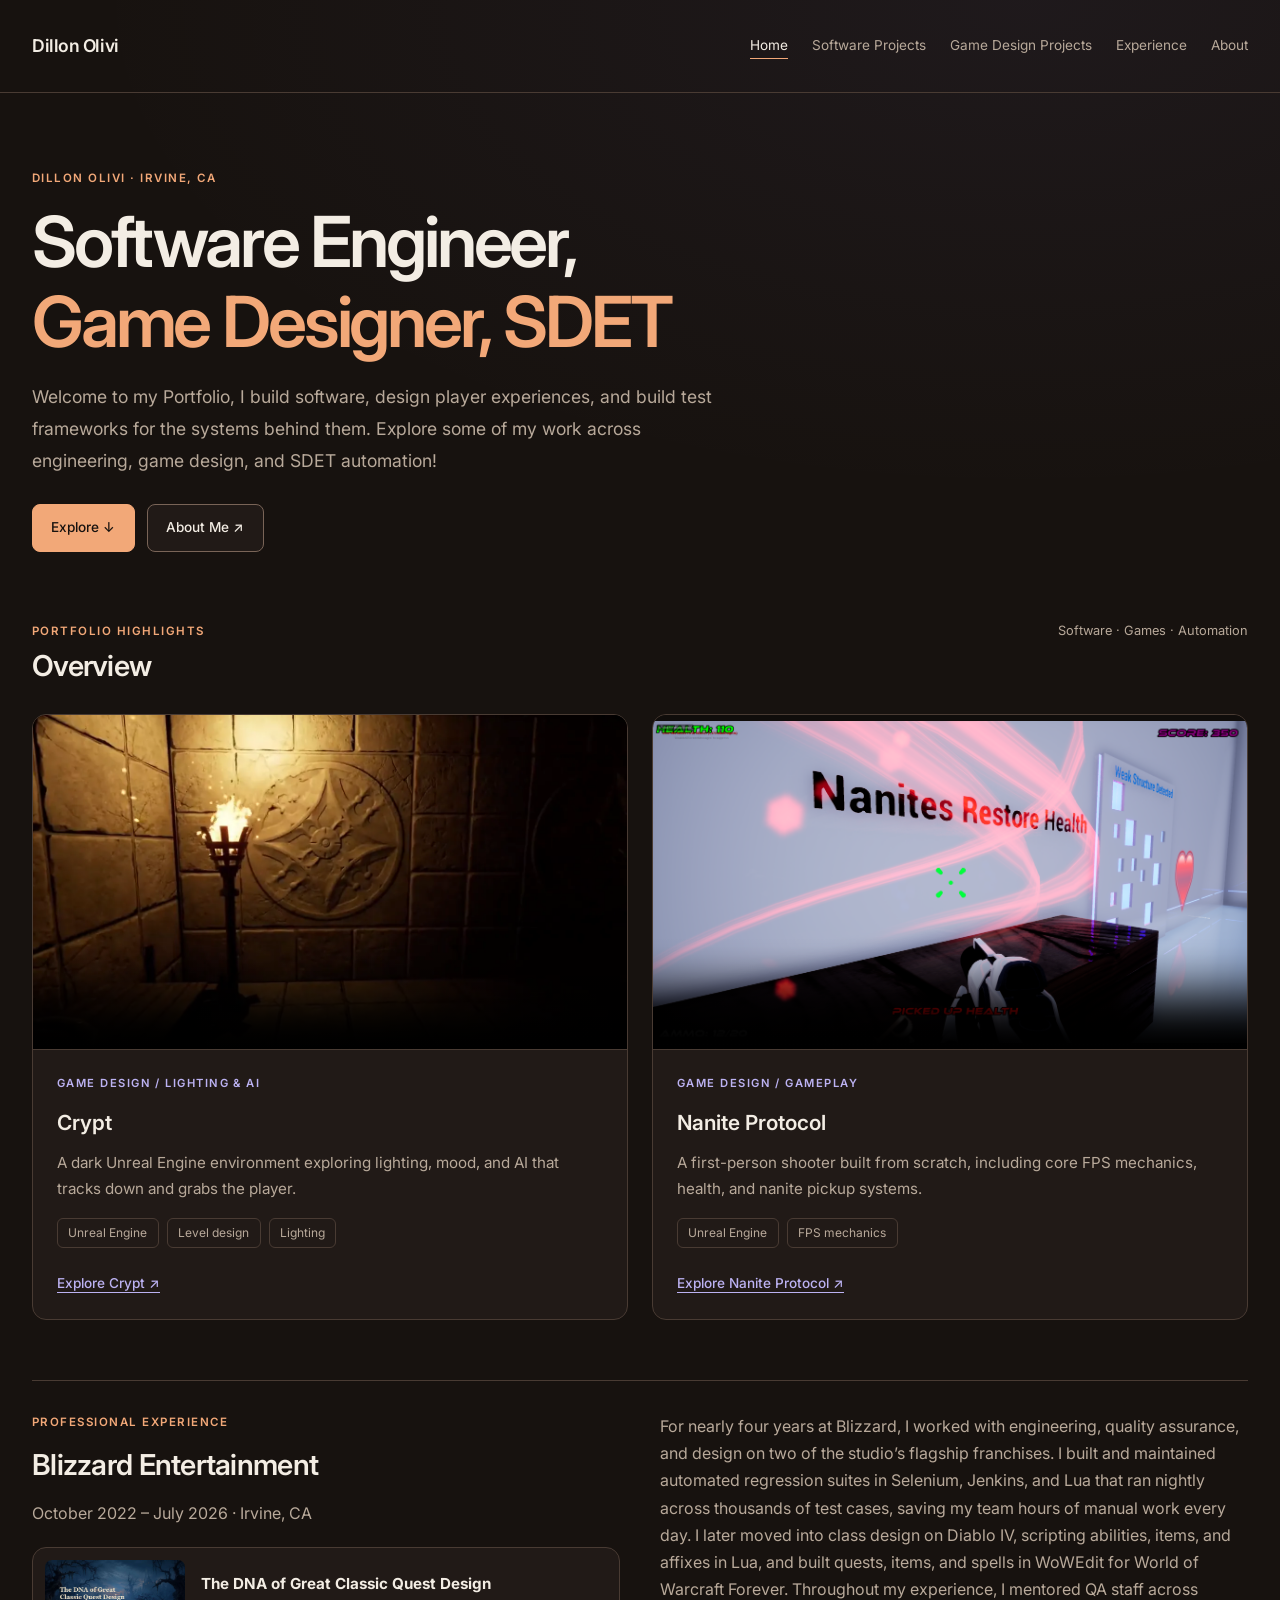
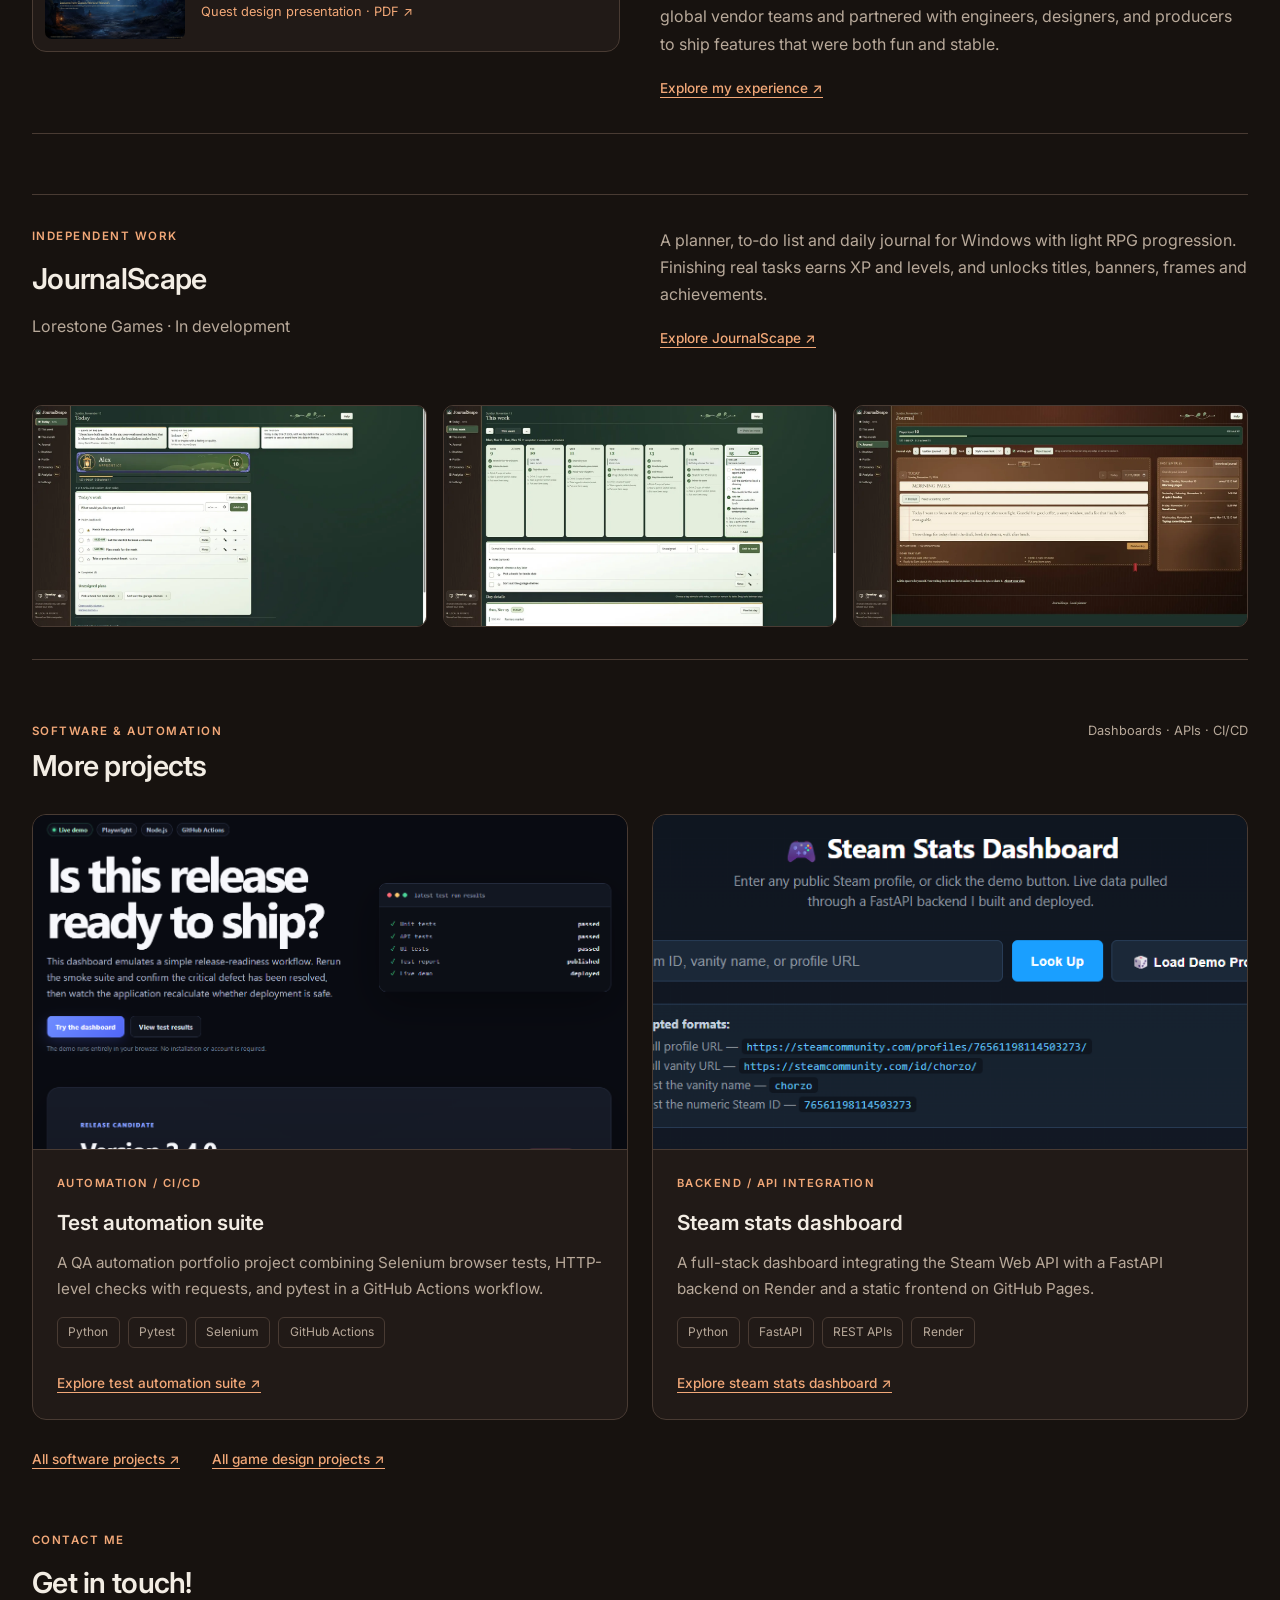
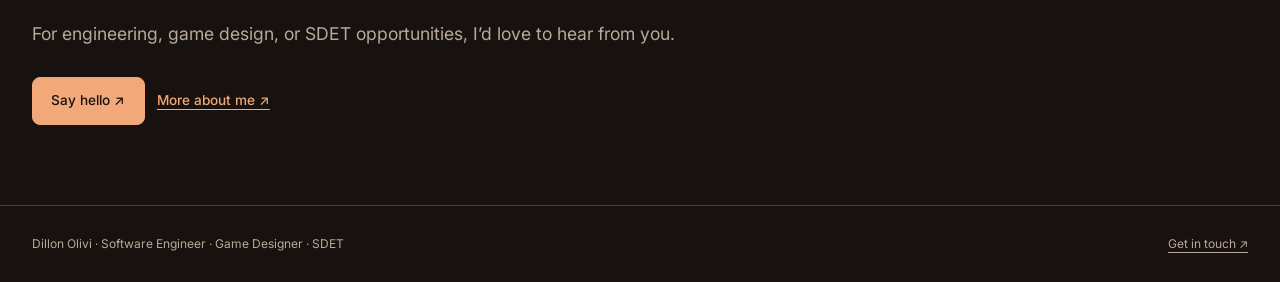
<file: index.html>
<!DOCTYPE html>
<html lang="en">
<head>
<meta charset="UTF-8">
<meta name="viewport" content="width=device-width, initial-scale=1.0">
<meta name="color-scheme" content="dark">
<title>Dillon Olivi | Software Engineer, Game Designer &amp; SDET</title>
<meta name="description" content="Software engineering, game design, and test automation. Explore Dillon Olivi’s engineering projects, Unreal Engine work, and SDET experience.">
<link rel="preconnect" href="https://fonts.googleapis.com">
<link rel="preconnect" href="https://fonts.gstatic.com" crossorigin>
<link href="https://fonts.googleapis.com/css2?family=Inter:wght@400;500;600;700&amp;family=Cormorant+Garamond:wght@500;600;700&amp;display=swap" rel="stylesheet">
<link rel="stylesheet" href="css/styles.css">
<script src="js/navigation.js" defer></script>
</head>
<body class="page-swe page-home">
<a class="skip-link" href="#main">Skip to content</a>
<nav class="site-nav" aria-label="Main navigation">
<a class="brand" href="index.html">Dillon Olivi</a>
<div class="links">
<a href="index.html" aria-current="page">Home</a>
<a href="software-engineering.html">Software Projects</a>
<a href="game-design.html">Game Design Projects</a>
<a href="experience.html">Experience</a>
<a href="about.html">About</a>
</div>
</nav>
<main id="main" class="page-content" tabindex="-1">
<header class="hero home-hero">
<p class="eyebrow">Dillon Olivi · Irvine, CA</p>
<h1>Software Engineer,<br><span>Game Designer, SDET</span></h1>
<p class="lead">Welcome to my Portfolio, I build software, design player experiences, and build test frameworks for the systems behind them. Explore some of my work across engineering, game design, and SDET automation!</p>
<div class="actions"><a class="btn btn-primary" href="#featured-work">Explore ↓</a><a class="btn" href="about.html">About Me ↗</a></div>
</header>
<section class="section" aria-labelledby="featured-work">
<div class="section-heading"><div><p class="eyebrow">Portfolio highlights</p><h2 id="featured-work">Overview</h2></div><p class="muted">Software · Games · Automation</p></div>
<div class="project-grid"><article class="project-card engineering-card design-card">
<div class="project-media"><video preload="none" muted loop playsinline controls aria-label="Crypt preview" poster="assets/projects/crypt-progress-1.webp"><source src="assets/projects/crypt-progress-1.mp4" type="video/mp4"></video></div>
<div class="project-body"><p class="eyebrow">Game Design / Lighting &amp; AI</p><h3>Crypt</h3><p>A dark Unreal Engine environment exploring lighting, mood, and AI that tracks down and grabs the player.</p><div class="skill-tags"><span>Unreal Engine</span><span>Level design</span><span>Lighting</span></div><a class="text-link" href="game-design.html#crypt">Explore Crypt ↗</a></div>
</article>

<article class="project-card engineering-card design-card">
<div class="project-media"><video preload="none" muted loop playsinline controls aria-label="Nanite Protocol preview" poster="assets/projects/nanite-protocol-1.webp"><source src="assets/projects/nanite-protocol-2.mp4" type="video/mp4"></video></div>
<div class="project-body"><p class="eyebrow">Game Design / Gameplay</p><h3>Nanite Protocol</h3><p>A first-person shooter built from scratch, including core FPS mechanics, health, and nanite pickup systems.</p><div class="skill-tags"><span>Unreal Engine</span><span>FPS mechanics</span></div><a class="text-link" href="game-design.html#nanite-protocol">Explore Nanite Protocol ↗</a></div>
</article>
</div>

</section>
<section class="section background-strip" aria-labelledby="background-title">
<div><p class="eyebrow">Professional experience</p><h2 id="background-title">Blizzard Entertainment</h2><p>October 2022 – July 2026 · Irvine, CA</p><a class="strip-feature" href="assets/docs/dna-of-great-classic-quest-design.pdf" target="_blank" rel="noopener noreferrer"><img src="assets/projects/dna-of-great-classic-quest-design.webp" alt="Case study cover showing a misty forest path in Classic World of Warcraft" loading="lazy" width="640" height="360"><span><strong>The DNA of Great Classic Quest Design</strong><small>Quest design presentation · PDF <span aria-hidden="true">↗</span></small></span></a></div>
<div><p>For nearly four years at Blizzard, I worked with engineering, quality assurance, and design on two of the studio’s flagship franchises. 
I built and maintained automated regression suites in Selenium, Jenkins, and Lua that ran nightly across thousands of test cases, saving my team hours of manual work every day.
I later moved into class design on Diablo IV, scripting abilities, items, and affixes in Lua, and built quests, items, and spells in WoWEdit for World of Warcraft Forever. 
Throughout my experience, I mentored QA staff across global vendor teams and partnered with engineers, designers, and producers to ship features that were both fun and stable.</p><a class="text-link" href="experience.html">Explore my experience ↗</a></div>
</section>
<section class="section background-strip" aria-labelledby="journalscape-home-title">
<div><p class="eyebrow">Independent work</p><h2 id="journalscape-home-title">JournalScape</h2><p>Lorestone Games · In development</p></div>
<div><p>A planner, to‑do list and daily journal for Windows with light RPG progression. Finishing real tasks earns XP and levels, and unlocks titles, banners, frames and achievements.</p><a class="text-link" href="software-engineering.html#journalscape">Explore JournalScape ↗</a></div>
<div class="screenshot-grid strip-shots"><img src="assets/projects/journalscape-today.webp" alt="JournalScape Today page with tasks, routines, XP and level" width="1280" height="720" loading="lazy"><img src="assets/projects/journalscape-week.webp" alt="JournalScape week planner with each day in its own column" width="1280" height="720" loading="lazy"><img src="assets/projects/journalscape-journal.webp" alt="JournalScape daily journal page" width="1280" height="720" loading="lazy"></div>
</section>
<section class="section" aria-labelledby="more-projects-title"><div class="section-heading"><div><p class="eyebrow">Software &amp; automation</p><h2 id="more-projects-title">More projects</h2></div><p class="muted">Dashboards · APIs · CI/CD</p></div><div class="project-grid"><article class="project-card engineering-card" id="test-automation">
<a class="project-media" href="https://dillon-olivi.github.io/release-readiness-demo/" target="_blank" rel="noopener noreferrer"><img src="assets/projects/test-automation-preview.png" alt="Test automation suite interface preview" loading="lazy"></a>
<div class="project-body"><p class="eyebrow">Automation / CI/CD</p><h3>Test automation suite</h3><p>A QA automation portfolio project combining Selenium browser tests, HTTP-level checks with requests, and pytest in a GitHub Actions workflow.</p><div class="skill-tags"><span>Python</span><span>Pytest</span><span>Selenium</span><span>GitHub Actions</span></div>
<a class="text-link" href="https://dillon-olivi.github.io/release-readiness-demo/" target="_blank" rel="noopener noreferrer">Explore test automation suite <span aria-hidden="true">↗</span></a></div>
</article>
<article class="project-card engineering-card" id="steam-dashboard">
<a class="project-media" href="https://dillon-olivi.github.io/steam-dashboard/" target="_blank" rel="noopener noreferrer"><img src="assets/projects/steam-dashboard-preview.png" alt="Steam stats dashboard with player lookup and demo profile controls" loading="lazy"></a>
<div class="project-body"><p class="eyebrow">Backend / API integration</p><h3>Steam stats dashboard</h3><p>A full-stack dashboard integrating the Steam Web API with a FastAPI backend on Render and a static frontend on GitHub Pages.</p><div class="skill-tags"><span>Python</span><span>FastAPI</span><span>REST APIs</span><span>Render</span></div>
<a class="text-link" href="https://dillon-olivi.github.io/steam-dashboard/" target="_blank" rel="noopener noreferrer">Explore steam stats dashboard <span aria-hidden="true">↗</span></a></div>
</article></div>
<div class="actions collection-links"><a class="text-link" href="software-engineering.html">All software projects ↗</a><a class="text-link" href="game-design.html">All game design projects ↗</a></div></section>
<section class="section home-contact" aria-labelledby="contact-title"><p class="eyebrow">Contact Me</p><h2 id="contact-title">Get in touch!</h2><p class="lead">For engineering, game design, or SDET opportunities, I’d love to hear from you.</p><div class="actions"><a class="btn btn-primary" href="mailto:dillonjameso13@gmail.com">Say hello ↗</a><a class="text-link" href="about.html">More about me ↗</a></div></section>
</main>
<footer class="site-footer"><p>Dillon Olivi · Software Engineer · Game Designer · SDET</p><a href="mailto:dillonjameso13@gmail.com">Get in touch ↗</a></footer>
<script src="js/viewport-video.js"></script>
</body>
</html>
</file>
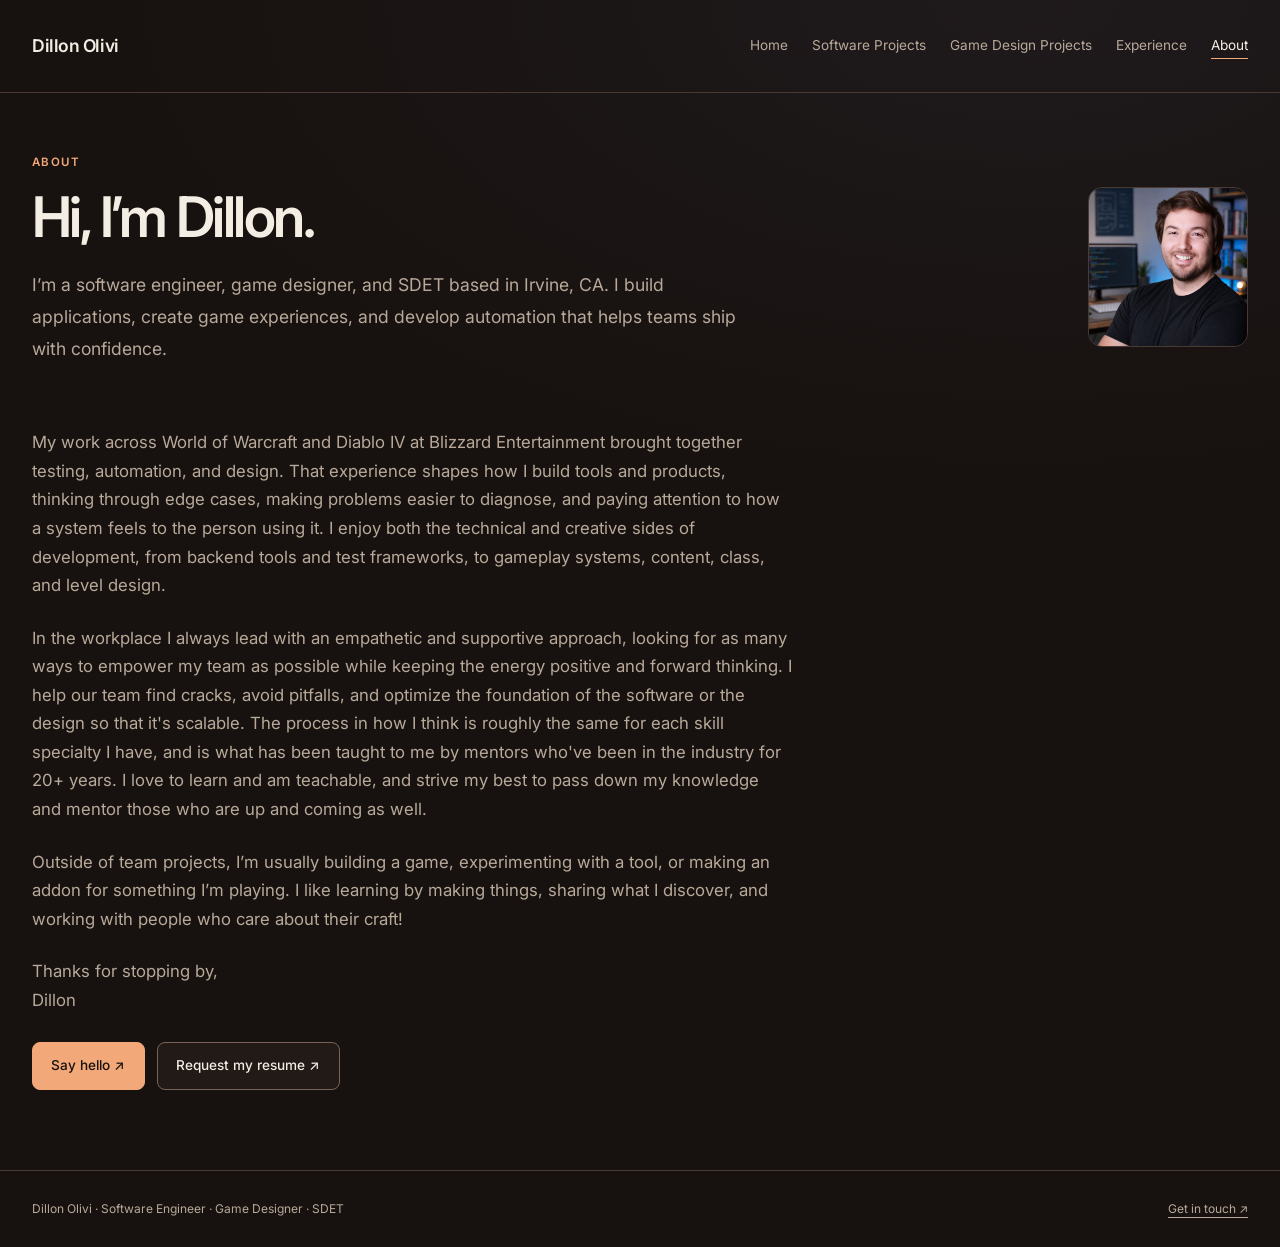
<file: about.html>
<!DOCTYPE html>
<html lang="en">
<head>
<meta charset="UTF-8">
<meta name="viewport" content="width=device-width, initial-scale=1.0">
<meta name="color-scheme" content="dark">
<title>About — Dillon Olivi</title>
<meta name="description" content="Dillon Olivi is a software engineer, game designer, and SDET based in Irvine, CA, with experience across World of Warcraft and Diablo IV at Blizzard Entertainment.">
<link rel="preconnect" href="https://fonts.googleapis.com">
<link rel="preconnect" href="https://fonts.gstatic.com" crossorigin>
<link href="https://fonts.googleapis.com/css2?family=Inter:wght@400;500;600;700&amp;family=Cormorant+Garamond:wght@500;600;700&amp;display=swap" rel="stylesheet">
<link rel="stylesheet" href="css/styles.css">
<script src="js/navigation.js" defer></script>
</head>
<body class="page-swe">
<a class="skip-link" href="#main">Skip to content</a>
<nav class="site-nav" aria-label="Main navigation">
<a class="brand" href="index.html">Dillon Olivi</a>
<div class="links">
<a href="index.html">Home</a>
<a href="software-engineering.html">Software Projects</a>
<a href="game-design.html">Game Design Projects</a>
<a href="experience.html">Experience</a>
<a href="about.html" aria-current="page">About</a>
</div>
</nav>
<main id="main" class="page-content" tabindex="-1">

<header class="page-header about-header">
  <div>
    <p class="eyebrow">About</p>
    <h1>Hi, I’m Dillon.</h1>
    <p class="lead">I’m a software engineer, game designer, and SDET based in Irvine, CA. I build applications, create game experiences, and develop automation that helps teams ship with confidence.</p>
  </div>
  <img class="portrait" src="assets/dj-photo.jpg"
       alt="Dillon Olivi" width="160" height="160">
</header>

<div class="prose">
  <p>My work across World of Warcraft and Diablo IV at Blizzard Entertainment brought together testing, automation, and design. That experience shapes how I build tools and products, thinking through edge cases, making problems easier to diagnose, and paying attention to how a system feels to the person using it. I enjoy both the technical and creative sides of development, from backend tools and test frameworks, to gameplay systems, content, class, and level design.</p>

  <p>In the workplace I always lead with an empathetic and supportive approach, looking for as many ways to empower my team as possible while keeping the energy positive and forward thinking. I help our team find cracks, avoid pitfalls, and optimize the foundation of the software or the design so that it's scalable. The process in how I think is roughly the same for each skill specialty I have, and is what has been taught to me by mentors who've been in the industry for 20+ years. I love to learn and am teachable, and strive my best to pass down my knowledge and mentor those who are up and coming as well.</p>

  <p>Outside of team projects, I’m usually building a game, experimenting with a tool, or making an addon for something I’m playing. I like learning by making things, sharing what I discover, and working with people who care about their craft!</p>

  <p>Thanks for stopping by,<br>Dillon</p>
</div>

<div class="actions">
  <a class="btn btn-primary"
     href="mailto:dillonjameso13@gmail.com">
    Say hello ↗
  </a>
  <a class="btn"
     href="mailto:dillonjameso13@gmail.com?subject=Resume%20request">
    Request my resume ↗
  </a>
</div>
  
</main>
<footer class="site-footer"><p>Dillon Olivi · Software Engineer · Game Designer · SDET</p><a href="mailto:dillonjameso13@gmail.com">Get in touch ↗</a></footer>
</body>
</html>
</file>
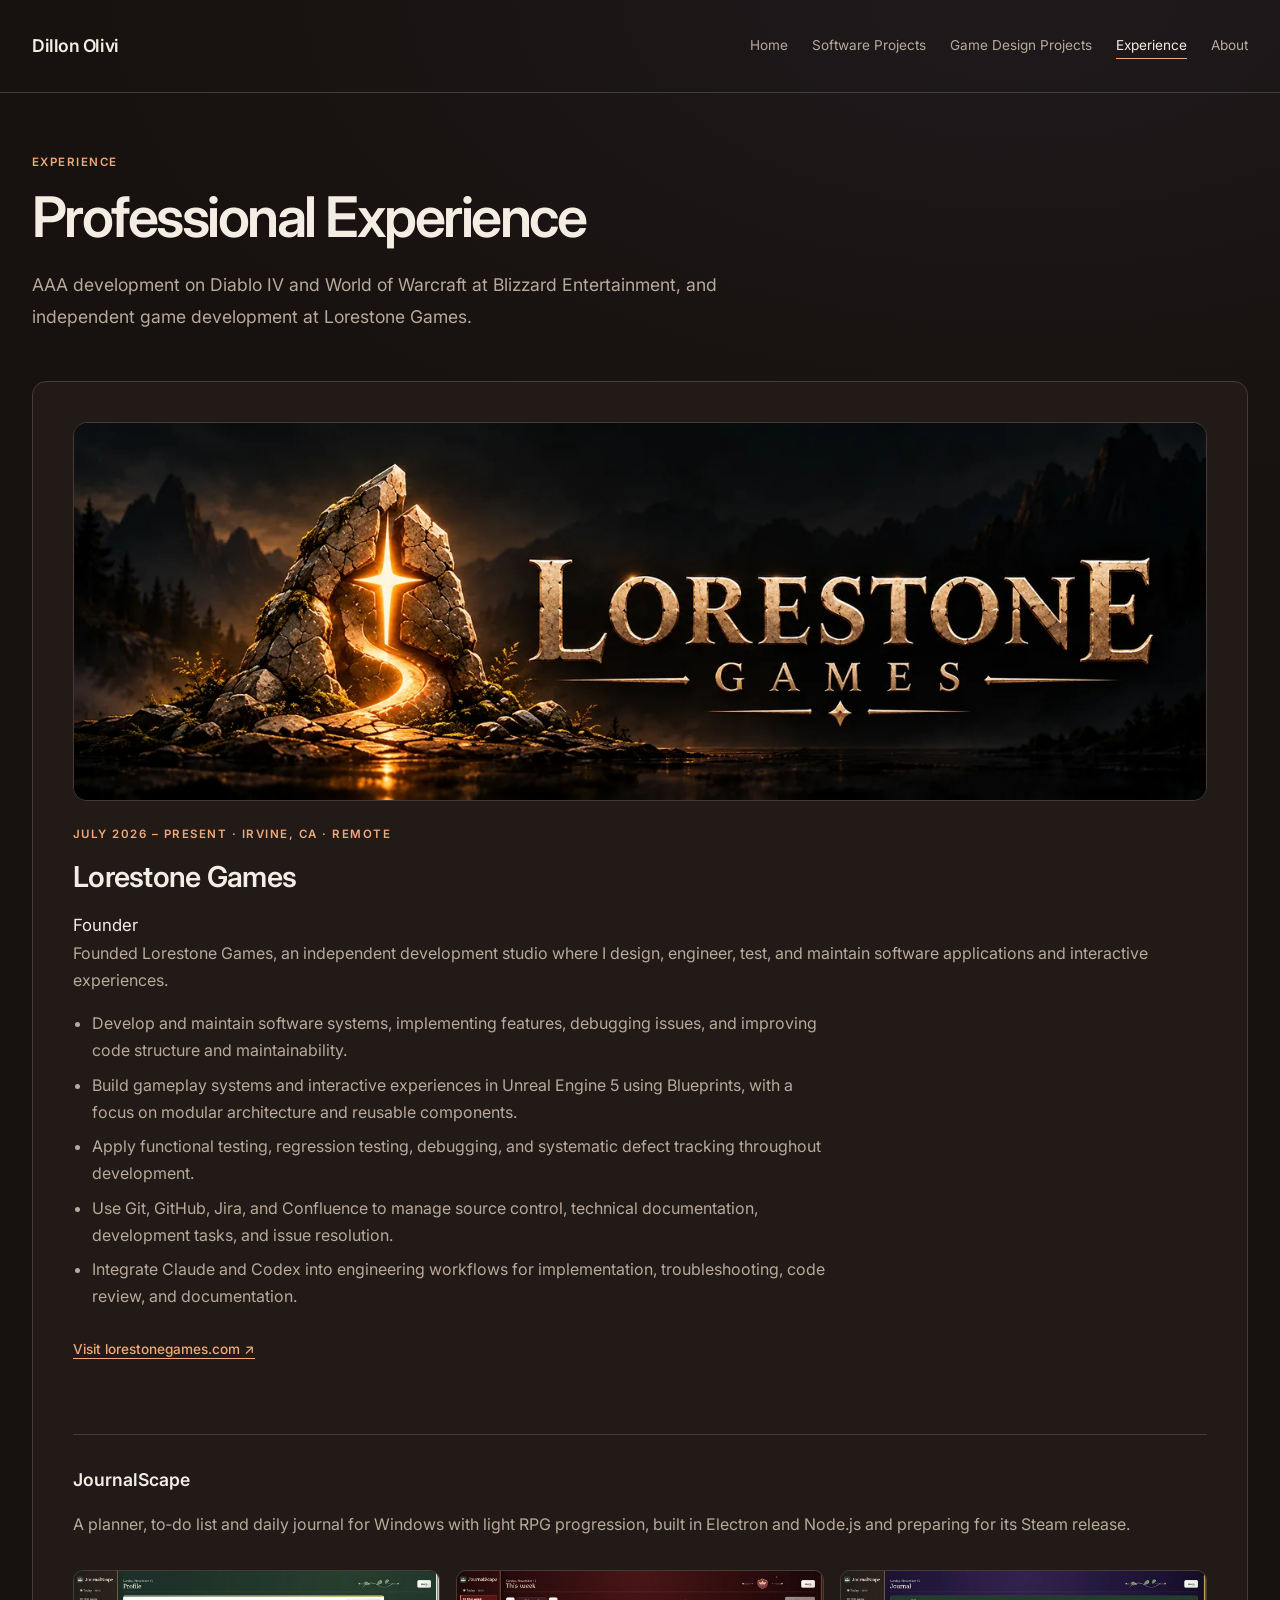
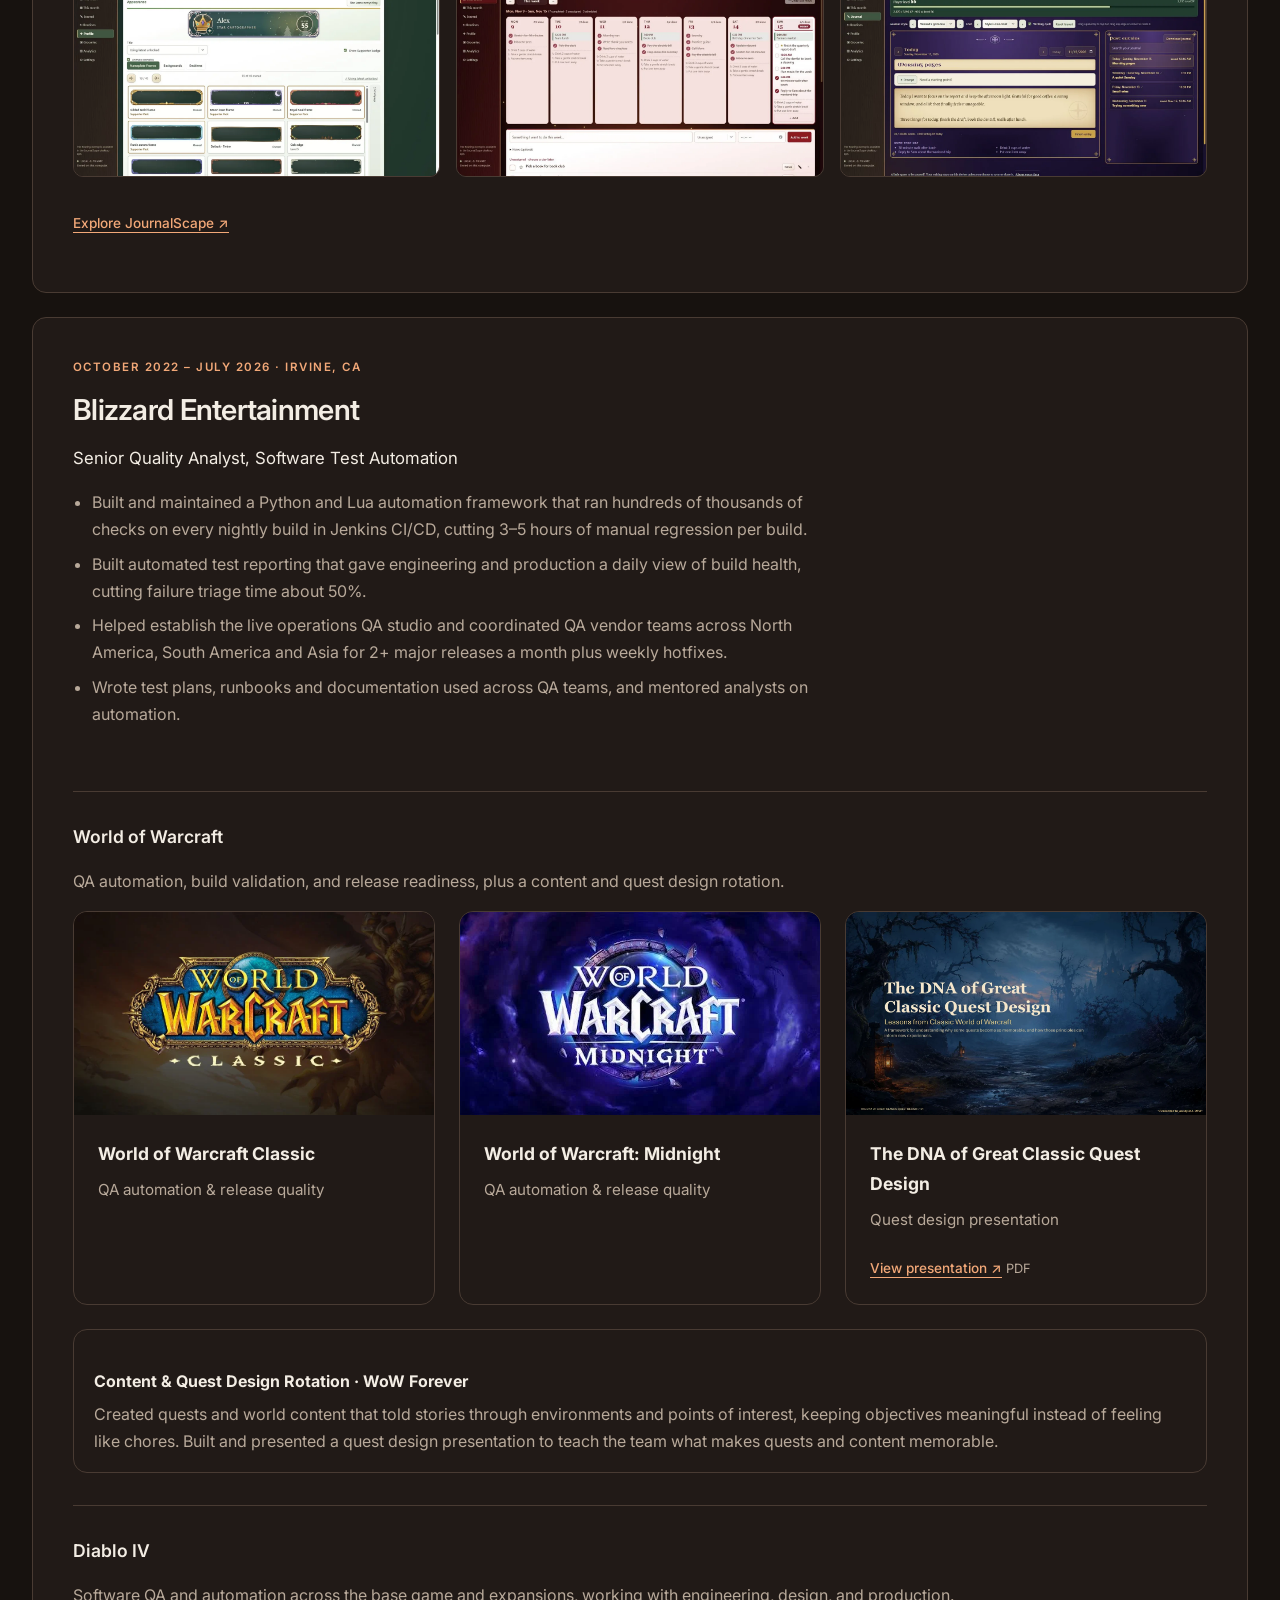
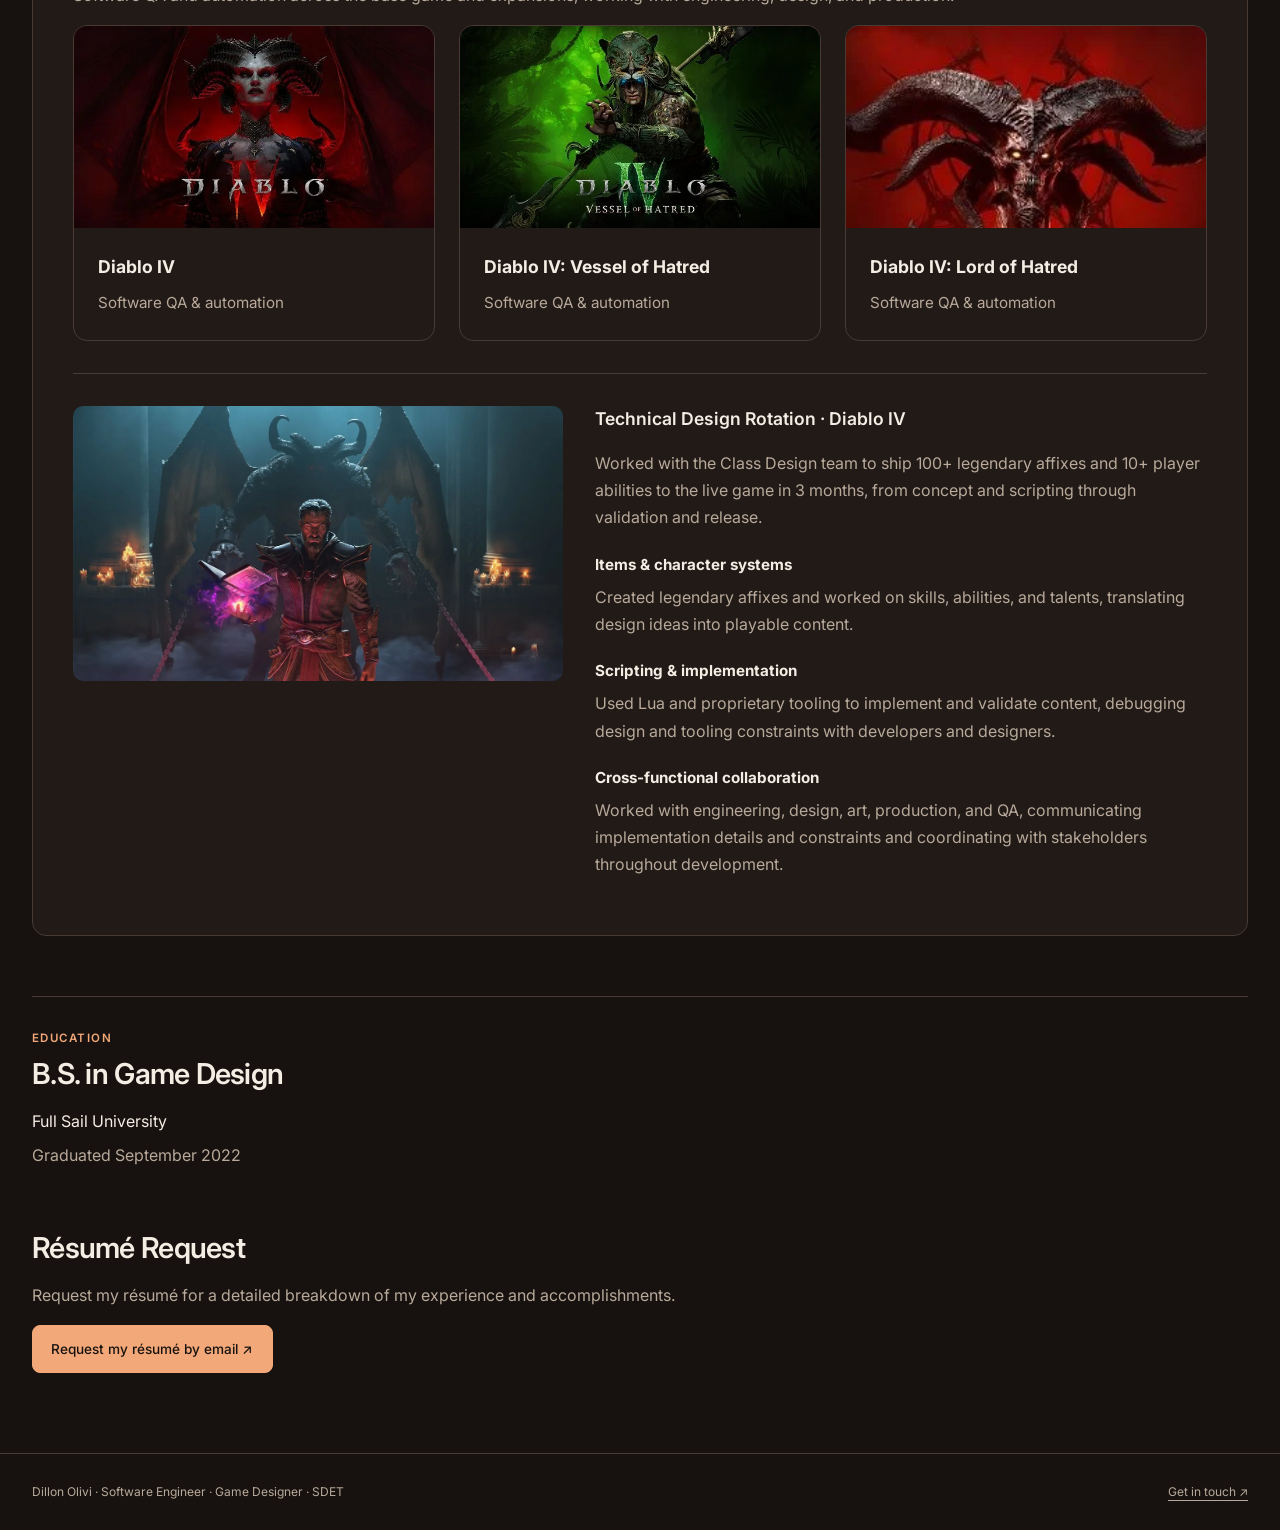
<file: experience.html>
<!DOCTYPE html>
<html lang="en">
<head>
<meta charset="UTF-8">
<meta name="viewport" content="width=device-width, initial-scale=1.0">
<meta name="color-scheme" content="dark">
<title>Experience — Dillon Olivi</title>
<meta name="description" content="Dillon Olivi’s Blizzard Entertainment experience, October 2022–July 2026, in software QA engineering, automation, and technical design.">
<link rel="preconnect" href="https://fonts.googleapis.com">
<link rel="preconnect" href="https://fonts.gstatic.com" crossorigin>
<link href="https://fonts.googleapis.com/css2?family=Inter:wght@400;500;600;700&amp;family=Cormorant+Garamond:wght@500;600;700&amp;display=swap" rel="stylesheet">
<link rel="stylesheet" href="css/styles.css">
<script src="js/navigation.js" defer></script>
</head>
<body class="page-swe">
<a class="skip-link" href="#main">Skip to content</a>
<nav class="site-nav" aria-label="Main navigation">
<a class="brand" href="index.html">Dillon Olivi</a>
<div class="links">
<a href="index.html">Home</a>
<a href="software-engineering.html">Software Projects</a>
<a href="game-design.html">Game Design Projects</a>
<a href="experience.html" aria-current="page">Experience</a>
<a href="about.html">About</a>
</div>
</nav>
<main id="main" class="page-content" tabindex="-1">

<header class="page-header"><p class="eyebrow">Experience</p><h1>Professional Experience</h1><p class="lead">AAA development on Diablo IV and World of Warcraft at Blizzard Entertainment, and independent game development at Lorestone Games.</p></header>
<article class="experience-entry" aria-labelledby="lorestone-title"><header class="experience-header"><img class="studio-banner" src="assets/projects/lorestone-games-banner.webp" alt="Lorestone Games logo" width="1400" height="466" loading="lazy"><p class="eyebrow">July 2026 – Present · Irvine, CA · Remote</p><h2 id="lorestone-title">Lorestone Games</h2><p class="role-title">Founder</p><p class="muted">Founded Lorestone Games, an independent development studio where I design, engineer, test, and maintain software applications and interactive experiences.</p><ul class="highlights"><li>Develop and maintain software systems, implementing features, debugging issues, and improving code structure and maintainability.</li><li>Build gameplay systems and interactive experiences in Unreal Engine 5 using Blueprints, with a focus on modular architecture and reusable components.</li><li>Apply functional testing, regression testing, debugging, and systematic defect tracking throughout development.</li><li>Use Git, GitHub, Jira, and Confluence to manage source control, technical documentation, development tasks, and issue resolution.</li><li>Integrate Claude and Codex into engineering workflows for implementation, troubleshooting, code review, and documentation.</li></ul><p class="card-action"><a class="text-link" href="https://lorestonegames.com" target="_blank" rel="noopener noreferrer">Visit lorestonegames.com <span aria-hidden="true">↗</span></a></p></header><section class="team-section" aria-labelledby="journalscape-exp-title"><h3 id="journalscape-exp-title">JournalScape</h3><p class="muted">A planner, to‑do list and daily journal for Windows with light RPG progression, built in Electron and Node.js and preparing for its Steam release.</p><div class="screenshot-grid"><img src="assets/projects/journalscape-profile.webp" alt="JournalScape profile with nameplate, level and reward frames" width="1280" height="720" loading="lazy"><img src="assets/projects/journalscape-seal-week.webp" alt="JournalScape week planner in the Royal Seal style" width="1280" height="720" loading="lazy"><img src="assets/projects/journalscape-grimoire-journal.webp" alt="JournalScape journal in the Grimoire style" width="1280" height="720" loading="lazy"></div><p class="card-action"><a class="text-link" href="software-engineering.html#journalscape">Explore JournalScape <span aria-hidden="true">↗</span></a></p></section></article>
<article class="experience-entry" aria-labelledby="blizzard-title">
<header class="experience-header"><p class="eyebrow">October 2022 – July 2026 · Irvine, CA</p><h2 id="blizzard-title">Blizzard Entertainment</h2><p class="role-title">Senior Quality Analyst, Software Test Automation</p><ul class="highlights"><li>Built and maintained a Python and Lua automation framework that ran hundreds of thousands of checks on every nightly build in Jenkins CI/CD, cutting 3–5 hours of manual regression per build.</li><li>Built automated test reporting that gave engineering and production a daily view of build health, cutting failure triage time about 50%.</li><li>Helped establish the live operations QA studio and coordinated QA vendor teams across North America, South America and Asia for 2+ major releases a month plus weekly hotfixes.</li><li>Wrote test plans, runbooks and documentation used across QA teams, and mentored analysts on automation.</li></ul></header>
<section class="team-section" aria-labelledby="wow-team"><h3 id="wow-team">World of Warcraft</h3><p class="muted">QA automation, build validation, and release readiness, plus a content and quest design rotation.</p><div class="credits-grid"><article class="project-card credit-card"><img src="assets/projects/wow-classic-cover.webp" alt="World of Warcraft Classic cover artwork" loading="lazy" width="640" height="360"><div class="project-body"><h4>World of Warcraft Classic</h4><p>QA automation &amp; release quality</p></div></article><article class="project-card credit-card"><img src="assets/projects/wow-midnight-cover.webp" alt="World of Warcraft: Midnight cover artwork" loading="lazy" width="640" height="360"><div class="project-body"><h4>World of Warcraft: Midnight</h4><p>QA automation &amp; release quality</p></div></article><article class="project-card credit-card"><a href="assets/docs/dna-of-great-classic-quest-design.pdf" target="_blank" rel="noopener noreferrer"><img src="assets/projects/dna-of-great-classic-quest-design.webp" alt="Case study cover showing a misty forest path in Classic World of Warcraft" loading="lazy" width="640" height="360"></a><div class="project-body"><h4>The DNA of Great Classic Quest Design</h4><p>Quest design presentation</p><p><a class="text-link" href="assets/docs/dna-of-great-classic-quest-design.pdf" target="_blank" rel="noopener noreferrer">View presentation <span aria-hidden="true">↗</span></a> <small>PDF</small></p></div></article></div><div class="rotation"><h4>Content &amp; Quest Design Rotation · WoW Forever</h4><p class="muted">Created quests and world content that told stories through environments and points of interest, keeping objectives meaningful instead of feeling like chores. Built and presented a quest design presentation to teach the team what makes quests and content memorable.</p></div></section><section class="team-section" aria-labelledby="diablo-team"><h3 id="diablo-team">Diablo IV</h3><p class="muted">Software QA and automation across the base game and expansions, working with engineering, design, and production.</p><div class="credits-grid"><article class="project-card credit-card"><img src="assets/projects/diablo-iv-cover.webp" alt="Diablo IV cover artwork" loading="lazy" width="640" height="360"><div class="project-body"><h4>Diablo IV</h4><p>Software QA &amp; automation</p></div></article><article class="project-card credit-card"><img src="assets/projects/diablo-iv-vessel-of-hatred-cover.webp" alt="Diablo IV: Vessel of Hatred cover artwork" loading="lazy" width="640" height="360"><div class="project-body"><h4>Diablo IV: Vessel of Hatred</h4><p>Software QA &amp; automation</p></div></article><article class="project-card credit-card"><img src="assets/projects/diablo-iv-lord-of-hatred-cover.webp" alt="Diablo IV: Lord of Hatred cover artwork" loading="lazy" width="640" height="360"><div class="project-body"><h4>Diablo IV: Lord of Hatred</h4><p>Software QA &amp; automation</p></div></article></div></section><section class="team-section assignment-feature" id="technical-design"><img src="assets/projects/diablo-iv-class-designer-cover.webp" alt="Diablo IV class design artwork" loading="lazy" width="640" height="360"><div><h3>Technical Design Rotation · Diablo IV</h3>
<p class="muted">Worked with the Class Design team to ship 100+ legendary affixes and 10+ player abilities to the live game in 3 months, from concept and scripting through validation and release.</p><h4>Items &amp; character systems</h4><p>Created legendary affixes and worked on skills, abilities, and talents, translating design ideas into playable content.</p><h4>Scripting &amp; implementation</h4><p>Used Lua and proprietary tooling to implement and validate content, debugging design and tooling constraints with developers and designers.</p><h4>Cross-functional collaboration</h4><p>Worked with engineering, design, art, production, and QA, communicating implementation details and constraints and coordinating with stakeholders throughout development.</p></div></section></article>
<section class="section education" aria-labelledby="education-title"><p class="eyebrow">Education</p><h2 id="education-title">B.S. in Game Design</h2><p>Full Sail University</p><p class="muted">Graduated September 2022</p></section>
<section class="section resume-request"><h2>Résumé Request</h2><p class="muted">Request my résumé for a detailed breakdown of my experience and accomplishments.</p><a class="btn btn-primary" href="mailto:dillonjameso13@gmail.com?subject=Resume%20request">Request my résumé by email ↗</a></section>

</main>
<footer class="site-footer"><p>Dillon Olivi · Software Engineer · Game Designer · SDET</p><a href="mailto:dillonjameso13@gmail.com">Get in touch ↗</a></footer>
</body>
</html>
</file>
<file: css/styles.css>
:root {
  --bg: #17120f;
  --bg-raised: #211a17;
  --text: #f3ede4;
  --text-muted: #b8a99a;
  --accent-swe: #e8834a;
  --accent-swe-soft: #f2a878;
  --accent-design: #9a8de8;
  --accent-design-soft: #bcb2f2;
  --border: #493b33;
  --radius: 14px;
}
* { box-sizing: border-box; }
body { margin: 0; background: var(--bg); color: var(--text); font-family: 'Inter', -apple-system, BlinkMacSystemFont, 'Segoe UI', sans-serif; line-height: 1.7; }
body::before { content: ''; position: absolute; inset: 0 0 auto; height: 540px; background: radial-gradient(ellipse at 80% 0%, rgba(154,141,232,.06), transparent 65%); pointer-events: none; z-index: -1; }
h1, h2, h3, p { margin-top: 0; }
h1 { font-size: clamp(2.2rem, 5vw, 3.5rem); line-height: 1.13; letter-spacing: -.045em; font-weight: 600; margin-bottom: 1.25rem; max-width: 850px; }
h2 { font-size: clamp(1.4rem, 2.5vw, 1.8rem); line-height: 1.3; letter-spacing: -.025em; font-weight: 600; margin-bottom: 1rem; }
h3 { font-size: 1.1rem; line-height: 1.5; font-weight: 600; }
p { margin-bottom: 1rem; }
a { color: inherit; text-decoration: none; }
img, video { max-width: 100%; }
button { font: inherit; }
:where(a, button):focus-visible { outline: 2px solid var(--accent-swe-soft); outline-offset: 5px; }
.page-design :where(a, button):focus-visible { outline-color: var(--accent-design-soft); }
main:focus { outline: none; }
.skip-link { position: absolute; top: .5rem; left: 1rem; transform: translateY(-200%); background: var(--text); color: var(--bg); padding: .7rem 1rem; z-index: 10; }
.skip-link:focus { transform: none; }
.site-nav, .page-content, .site-footer { width: min(1560px, 100%); margin-inline: auto; padding-inline: 2rem; }
.site-nav { display: flex; justify-content: space-between; align-items: center; gap: 1.5rem; padding-block: 1.5rem; border-bottom: 1px solid var(--border); }
.brand { font-size: 1.1rem; font-weight: 600; white-space: nowrap; letter-spacing: -.025em; }
.brand-dot { color: var(--accent-swe-soft); }
.links { display: flex; flex-wrap: wrap; gap: .25rem 1.5rem; }
.links a { display: inline-flex; align-items: center; min-height: 44px; font-size: .85rem; color: var(--text-muted); }
.links a:hover, .links a[aria-current] { color: var(--text); }
.links a[aria-current] { text-decoration: underline; text-decoration-color: var(--accent-swe-soft); text-underline-offset: 8px; }
.page-content { padding-block: 3.75rem 5rem; }
.page-header { margin-bottom: 3rem; }
.eyebrow { font-size: .72rem; text-transform: uppercase; letter-spacing: .13em; font-weight: 600; color: var(--accent-swe-soft); margin-bottom: .85rem; }
.page-design .eyebrow, .page-design .accent { color: var(--accent-design-soft); }
.lead { max-width: 710px; color: var(--text-muted); font-size: 1.1rem; line-height: 1.8; }
.hero { padding-block: .75rem 1rem; }
.hero h1 { font-size: clamp(2.5rem, 5.5vw, 4.4rem); }
.hero h1 span { color: var(--accent-swe-soft); }
.hero-note { font-size: .8rem; color: var(--text-muted); margin-top: 1.75rem; }
.actions { display: flex; flex-wrap: wrap; gap: .75rem; margin-top: 1.75rem; }
.btn { display: inline-flex; align-items: center; justify-content: center; gap: .5rem; min-height: 46px; padding: .7rem 1.15rem; border: 1px solid #796457; border-radius: 8px; color: var(--text); background: var(--bg-raised); font-size: .85rem; font-weight: 500; transition: background-color .15s, border-color .15s; }
.btn:hover { border-color: var(--accent-swe-soft); background: #30251f; }
.btn-primary { background: var(--accent-swe-soft); border-color: var(--accent-swe-soft); color: var(--bg); }
.btn-primary:hover { background: #f6bb96; }
.page-design .btn:hover { border-color: var(--accent-design-soft); }
.text-link { display: inline-block; color: var(--accent-swe-soft); font-size: .85rem; font-weight: 500; text-decoration: underline; text-underline-offset: 4px; text-decoration-thickness: 1px; }
.text-link:hover { color: var(--text); }
.page-design .text-link { color: var(--accent-design-soft); }
.section { margin-top: 3.75rem; }
.section-heading { display: flex; justify-content: space-between; align-items: baseline; gap: 1rem; margin-bottom: 1.5rem; }
.section-heading h2, .section-heading p { margin-bottom: .35rem; }
.muted { color: var(--text-muted); }
.section-heading .muted { font-size: .8rem; }
.project-grid { display: grid; grid-template-columns: repeat(2, minmax(0, 1fr)); gap: 1.5rem; }
.project-card { min-width: 0; background: var(--bg-raised); border: 1px solid var(--border); border-radius: var(--radius); padding: 1.75rem; margin-bottom: 1.5rem; }
.project-card h2, .project-card h3 { font-size: 1.3rem; margin-bottom: .75rem; }
.project-card p { color: var(--text-muted); font-size: .95rem; }
.project-card .eyebrow { font-size: .7rem; color: var(--accent-swe-soft); }
.engineering-card { padding: 0; margin: 0; overflow: hidden; display: flex; flex-direction: column; transition: border-color .15s; }
.engineering-card:hover { border-color: #796457; }
.engineering-card .project-media { border: 0; border-bottom: 1px solid var(--border); border-radius: 0; margin: 0; }
.engineering-card .project-media img { aspect-ratio: 16/9; object-fit: cover; object-position: top; }
.project-body { padding: 1.5rem; display: flex; flex-direction: column; align-items: flex-start; flex: 1; }
.project-body > p:not(.eyebrow) { flex: 1; }
.project-body .text-link { margin-top: 1.5rem; }
.project-media { display: block; width: 100%; overflow: hidden; border: 1px solid var(--border); border-radius: 10px; margin-bottom: 1.25rem; }
.project-media video, .project-media img { display: block; width: 100%; height: auto; }
.project-media video { aspect-ratio: 16/9; object-fit: contain; background: #100d0b; }
.skill-tags { display: flex; flex-wrap: wrap; gap: .5rem; }
.skill-tags span { font-size: .75rem; padding: .25rem .65rem; border-radius: 6px; border: 1px solid var(--border); color: var(--text-muted); }
.skills-grid { display: grid; grid-template-columns: 1fr 1fr 1.25fr; gap: 2rem; padding-block: 1.5rem; border-top: 1px solid var(--border); }
.skills-grid h3 { font-size: .95rem; }
.background-strip { display: grid; grid-template-columns: 1fr 1fr; gap: 2.5rem; padding-block: 2rem; border-block: 1px solid var(--border); }
.background-strip p { color: var(--text-muted); }
.background-strip .eyebrow { color: var(--accent-swe-soft); }
.strip-feature { display: flex; align-items: center; gap: 1rem; margin-top: 1.25rem; padding: .75rem; background: var(--bg-raised); border: 1px solid var(--border); border-radius: var(--radius); color: inherit; text-decoration: none; transition: border-color .2s; }
.strip-feature:hover, .strip-feature:focus-visible { border-color: var(--accent-swe-soft); }
.strip-feature img { flex: 0 0 140px; width: 140px; height: auto; aspect-ratio: 16/9; object-fit: cover; border-radius: calc(var(--radius) / 2); }
.strip-feature strong { display: block; color: var(--text); font-size: .95rem; line-height: 1.3; margin-bottom: .25rem; }
.background-strip .strip-shots { grid-column: 1 / -1; margin-block: .5rem 0; }
.strip-feature small { color: var(--accent-swe-soft); font-size: .8rem; }
.design-feature { display: grid; grid-template-columns: 1.2fr 1fr; gap: 3rem; align-items: center; }
.design-feature p { color: var(--text-muted); }
.design-feature .eyebrow, .design-feature .text-link { color: var(--accent-design-soft); }
.design-feature .project-media { margin: 0; }
.experience-entry { border: 1px solid var(--border); border-radius: var(--radius); background: var(--bg-raised); padding: clamp(1.25rem, 4vw, 2.5rem); }
.experience-header { padding-bottom: 1.5rem; }
.experience-header h2 { font-size: 1.8rem; }
.role-title { max-width: 740px; font-size: 1.05rem; margin-bottom: 0; }
.highlights { max-width: 760px; margin: 1rem 0 0; padding-left: 1.2rem; color: var(--text-muted); }
.highlights li { margin-bottom: .45rem; }
#lorestone-title + .role-title { margin-bottom: 0; }
.experience-entry + .experience-entry { margin-top: 1.5rem; }
.rotation { margin-top: 1.5rem; padding: 1rem 1.25rem; border: 1px solid var(--border); border-radius: var(--radius); }
.rotation h4 { margin-bottom: .4rem; }
.rotation p { margin: 0; }
.experience-area { border-top: 1px solid var(--border); padding-top: 1.75rem; margin-top: 1rem; }
.experience-area h3 { max-width: 750px; margin-bottom: 1rem; }
.experience-area ul { color: var(--text-muted); padding-left: 1.25rem; max-width: 860px; font-size: .95rem; }
.experience-area li { padding-left: .3rem; margin-bottom: .8rem; }
.experience-area li::marker { color: var(--accent-swe-soft); }
.assignment-dates { color: var(--accent-swe-soft); font-size: .85rem; }
.education { border-top: 1px solid var(--border); padding-top: 2rem; }
.education p { margin-bottom: .4rem; }
.about-header { display: grid; grid-template-columns: 1fr 160px; gap: 3rem; align-items: center; }
.portrait { border-radius: var(--radius); object-fit: cover; object-position: 50% 25%; border: 1px solid var(--border); }
.prose { max-width: 760px; color: var(--text-muted); font-size: 1.05rem; }
.prose p { margin-bottom: 1.5rem; }

.page-design h1 { font-family: 'Cormorant Garamond', Georgia, serif; letter-spacing: -.02em; }
.page-design .project-card .accent { color: var(--accent-design-soft); }
.project-gallery, .media-pair { display: grid; grid-template-columns: repeat(auto-fit, minmax(min(180px, 100%), 1fr)); gap: .5rem; margin-bottom: 1.25rem; }
.project-gallery img { width: 100%; aspect-ratio: 16/10; object-fit: cover; border-radius: 8px; }
.quest-case-study .case-study-disclaimer { margin-bottom: 0; }
.card-action { margin-top: 1.5rem; }
small { font-size: .8rem; }
.site-footer { display: flex; justify-content: space-between; gap: 1rem; padding-block: 1.75rem; border-top: 1px solid var(--border); color: var(--text-muted); font-size: .75rem; }
.site-footer p { margin: 0; }
.site-footer a { text-decoration: underline; text-underline-offset: 4px; }
@media (max-width: 760px) {
  .site-nav { align-items: flex-start; flex-direction: column; gap: .4rem; }
  .links { width: 100%; justify-content: space-between; gap: .25rem .75rem; }
  .page-content { padding-block: 2.5rem 3.5rem; }
  .project-grid, .skills-grid, .background-strip, .design-feature { grid-template-columns: 1fr; }
  .section { margin-top: 2.75rem; }
  .background-strip, .design-feature { gap: 1.25rem; }
  .section-heading { flex-wrap: wrap; }
  .about-header { grid-template-columns: 1fr; gap: 1rem; }
  .portrait { width: 120px; height: 120px; }
}
@media (max-width: 420px) {
  .site-nav, .page-content, .site-footer { padding-inline: 1.25rem; }
  .links a { font-size: .78rem; }
  .project-card { padding: 1.25rem; }
  .engineering-card { padding: 0; }
  .project-body { padding: 1.25rem; }
  .site-footer { flex-direction: column; }
}
@media (prefers-reduced-motion: reduce) {
  *, *::before, *::after { animation: none !important; transition: none !important; scroll-behavior: auto !important; }
}
html { scroll-behavior: smooth; }
#skills, #technical-design { scroll-margin-top: 2rem; }
.credits-grid { display: grid; grid-template-columns: repeat(auto-fit, minmax(min(280px, 100%), 1fr)); gap: 1.5rem; }
.team-section { margin-top: 2rem; padding-top: 2rem; border-top: 1px solid var(--border); }
.credit-card { padding: 0; overflow: hidden; margin: 0; }
.credit-card > img, .credit-card > a > img { display: block; width: 100%; height: auto; aspect-ratio: 16/9; object-fit: cover; }
.credit-card h4 { font-size: 1.1rem; margin: 0 0 .5rem; }
.credit-card p { margin: 0; }
.assignment-feature { display: grid; grid-template-columns: 1fr 1.25fr; gap: 2rem; align-items: start; }
.assignment-feature > img { width: 100%; height: auto; border-radius: 10px; }
.assignment-feature h4 { margin: 1.25rem 0 .4rem; font-size: .95rem; }
.assignment-feature p { color: var(--text-muted); }
.skills-grid { grid-template-columns: repeat(3, minmax(0, 1fr)); }
@media (max-width: 760px) { .assignment-feature, .skills-grid { grid-template-columns: 1fr; } }
@media (prefers-reduced-motion: reduce) { html { scroll-behavior: auto; } }

.studio-banner { display: block; width: 100%; height: auto; border-radius: var(--radius); border: 1px solid var(--border); margin-bottom: 1.5rem; }

/* Portfolio overview */
.page-home .home-hero { max-width: 1000px; padding-block: 1rem .5rem; }
.page-home .home-hero h1 { max-width: 1000px; }
.page-home .design-card .eyebrow, .page-home .design-card .text-link { color: var(--accent-design-soft); }
.collection-links { gap: 1rem 2rem; }
.home-contact { max-width: 760px; }
.home-contact .actions { align-items: center; }
#featured-work, #crypt, #nanite-protocol { scroll-margin-top: 2rem; }
@media (max-width: 760px) {
  .site-nav .links { justify-content: flex-start; gap: .25rem 1.25rem; }
}

/* JournalScape feature */
.feature-panel { background: var(--bg-raised); border: 1px solid var(--border); border-radius: var(--radius); padding: clamp(1.25rem, 4vw, 2.5rem); }
.journalscape-intro .lead { margin-bottom: 1.25rem; }
.status-tag { font-size: .75rem; font-weight: 600; padding: .3rem .75rem; border-radius: 999px; border: 1px solid var(--accent-swe-soft); color: var(--accent-swe-soft); white-space: nowrap; }
.screenshot-grid { display: grid; grid-template-columns: repeat(3, minmax(0, 1fr)); gap: 1rem; margin-block: 2rem; }
.screenshot-grid img { display: block; width: 100%; height: auto; aspect-ratio: 16/9; object-fit: cover; border-radius: 10px; border: 1px solid var(--border); }
.screenshot-placeholder { aspect-ratio: 16/9; display: flex; flex-direction: column; align-items: center; justify-content: center; gap: .25rem; border: 1px dashed #796457; border-radius: 10px; background: #1b1512; color: var(--text-muted); text-align: center; padding: 1rem; }
.screenshot-placeholder span { font-size: .85rem; font-weight: 500; }
.feature-columns { display: grid; grid-template-columns: 1fr 1fr; gap: 2.5rem; }
.feature-columns h3 { margin-bottom: .25rem; }
.feature-columns .highlights { font-size: .95rem; }
.feature-columns .highlights li::marker { color: var(--accent-swe-soft); }
.publisher { display: flex; align-items: center; gap: 1rem; margin: 2rem 0 0; padding-top: 1.5rem; border-top: 1px solid var(--border); font-size: .85rem; color: var(--text-muted); }
.publisher img { display: block; height: 44px; width: auto; border-radius: 6px; border: 1px solid var(--border); }
.publisher .text-link { font-size: inherit; }
#journalscape { scroll-margin-top: 2rem; }
@media (max-width: 760px) {
  .screenshot-grid, .feature-columns { grid-template-columns: 1fr; }
  .feature-columns { gap: 1.5rem; }
}
</file>
